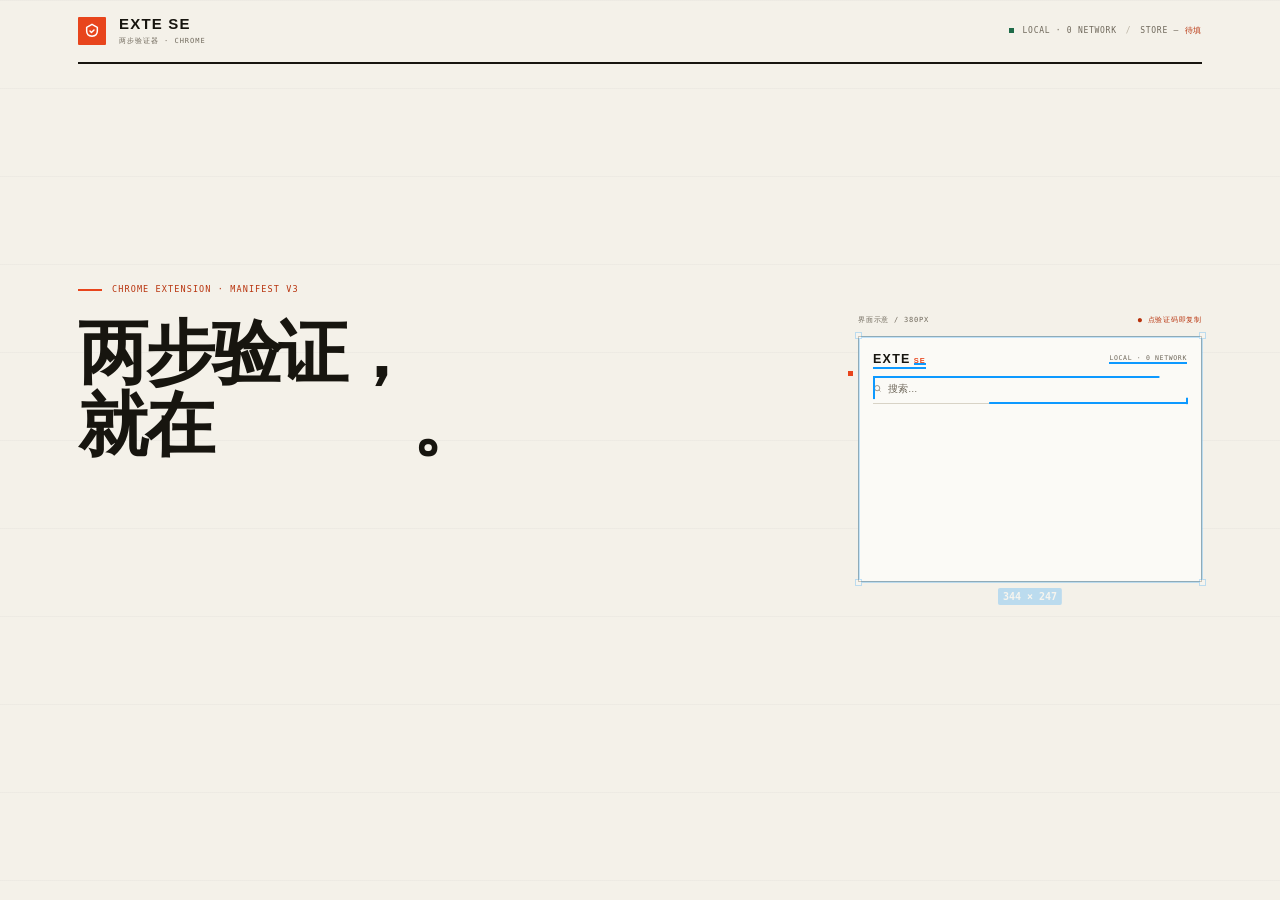
<file: index.html>
<!doctype html>
<html lang="zh-CN">
<head>
<meta charset="utf-8">
<meta name="viewport" content="width=device-width, initial-scale=1">
<title>EXTE SE — 两步验证，就在工具栏</title>
<style>
  :root{
    --bg:#f4f1e9; --yuzey:#fbfaf6; --kenar:#d8d3c6; --kenar-koyu:#b9b2a2;
    --metin:#17150f; --mute:#6f685b; --kod:#11100c;
    --marka:#e8451c; --marka-hover:#cf3a10; --marka-ink:#b8330d;
    --marka-soft:rgba(232,69,28,.06);
    --ok:#1f6b49;
    --sans:"Archivo","Helvetica Neue",Arial,"PingFang SC","Microsoft YaHei","Noto Sans SC",system-ui,sans-serif;
    --mono:"IBM Plex Mono","JetBrains Mono",ui-monospace,"SF Mono",Menlo,Consolas,monospace;
    color-scheme:light;
  }
  *{box-sizing:border-box}
  html,body{height:100%}
  body{
    margin:0;background:var(--bg);color:var(--metin);
    font-family:var(--sans);font-size:15px;line-height:1.6;
    -webkit-font-smoothing:antialiased;overflow:hidden;
    background-image:linear-gradient(to bottom,rgba(23,21,15,.028) 1px,transparent 1px);
    background-size:100% 88px;
  }
  a{color:inherit;text-decoration:none}
  button{font:inherit;cursor:pointer}
  :focus-visible{outline:2px solid var(--marka);outline-offset:3px;border-radius:1px}

  .shell{
    height:100svh;max-width:1180px;margin:0 auto;padding:0 28px;
    display:grid;grid-template-rows:64px minmax(0,1fr) 46px;
  }

  /* ---------- header ---------- */
  .top{display:flex;align-items:center;gap:13px;border-bottom:2px solid var(--metin)}
  .mark{width:28px;height:28px;flex:none;background:var(--marka);color:#fff;display:grid;place-items:center;border-radius:1px}
  .mark svg{width:16px;height:16px}
  .brand h1{margin:0;font-size:15px;font-weight:800;letter-spacing:.08em;line-height:1.15;white-space:nowrap}
  .brand small{display:block;font-family:var(--mono);font-size:7px;letter-spacing:.14em;color:var(--mute);margin-top:3px;text-transform:uppercase;white-space:nowrap}
  .status{margin-left:auto;display:flex;align-items:center;gap:9px;font-family:var(--mono);font-size:8px;letter-spacing:.09em;text-transform:uppercase;color:var(--mute);white-space:nowrap}
  .status::before{content:"";width:5px;height:5px;background:var(--ok);flex:none}
  .status .sep{color:var(--kenar-koyu)}
  .status b{color:var(--marka-ink);font-weight:500}

  /* ---------- single screen ---------- */
  .stage{
    display:grid;grid-template-columns:minmax(0,1.18fr) minmax(320px,.82fr);
    gap:56px;align-items:center;min-height:0;
  }
  .copy{padding:26px 0}
  .kicker{display:flex;align-items:center;gap:10px;margin:0 0 20px;font-family:var(--mono);font-size:8.5px;letter-spacing:.13em;text-transform:uppercase;color:var(--marka-ink)}
  .kicker i{width:24px;height:2px;background:var(--marka);display:block;font-style:normal}
  h1{margin:0 0 20px;font-size:clamp(42px,5.5vw,72px);line-height:1.02;letter-spacing:-.045em;font-weight:800}
  h1 em{font-style:normal;color:var(--marka)}
  .lede{margin:0 0 28px;max-width:31em;font-size:15px;line-height:1.75;color:var(--mute)}
  .lede b{color:var(--metin);font-weight:700}

  .cta-row{display:flex;flex-wrap:wrap;align-items:center;gap:12px;margin-bottom:11px}
  .cta{display:inline-flex;align-items:center;gap:10px;height:50px;padding:0 22px;border:1px solid var(--marka);border-radius:2px;
    background:var(--marka);color:#fff;font-size:13px;font-weight:700;letter-spacing:.03em;transition:background .15s,border-color .15s}
  .cta:hover{background:var(--marka-hover);border-color:var(--marka-hover)}
  .cta .arw{font-family:var(--mono);font-size:12px;font-weight:400}
  .placeholder{font-family:var(--mono);font-size:7.5px;letter-spacing:.1em;text-transform:uppercase;color:var(--mute);border:1px dashed var(--kenar-koyu);padding:4px 7px;white-space:nowrap}
  .placeholder b{color:var(--marka-ink);font-weight:500}
  .note{margin:0;font-family:var(--mono);font-size:8px;letter-spacing:.06em;color:var(--mute);text-transform:uppercase}

  /* ---------- one interface hint ---------- */
  .preview{justify-self:end;width:100%;max-width:344px}
  .preview__label{display:flex;align-items:center;justify-content:space-between;gap:10px;margin-bottom:9px;font-family:var(--mono);font-size:7px;letter-spacing:.11em;text-transform:uppercase;color:var(--mute)}
  .preview__label b{color:var(--marka-ink);font-weight:500}
  .popup{border:1px solid var(--kenar-koyu);background:var(--yuzey);position:relative}
  .popup::before{content:"";position:absolute;left:-11px;top:34px;width:5px;height:5px;background:var(--marka)}
  .p-head{display:flex;align-items:center;gap:8px;padding:12px 14px 7px}
  .p-brand{font-size:12.5px;font-weight:800;letter-spacing:.1em}
  .p-brand small{font-size:7.5px;letter-spacing:.14em;color:var(--marka);margin-left:3px}
  .p-tag{margin-left:auto;font-family:var(--mono);font-size:6.5px;letter-spacing:.1em;color:var(--mute);white-space:nowrap}
  .p-search{margin:0 14px;padding:5px 0 7px;border-bottom:1px solid var(--kenar);display:flex;align-items:center;gap:6px;font-size:9.5px;color:var(--mute)}
  .p-search svg{width:9px;height:9px;flex:none}
  .p-row{position:relative;padding:9px 14px 12px;border-bottom:1px solid var(--kenar)}
  .p-row span{display:block;font-size:7.5px;font-weight:600;letter-spacing:.12em;text-transform:uppercase;color:var(--mute);margin-bottom:1px}
  .p-row strong{display:block;font-family:var(--mono);font-size:26px;line-height:1.15;font-weight:600;letter-spacing:.06em;color:var(--kod)}
  .p-bar{position:absolute;left:14px;right:14px;bottom:4px;height:2px;background:var(--kenar);overflow:hidden}
  .p-bar i{display:block;height:100%;width:100%;background:var(--ok);transform-origin:left center;animation:shrink 30s linear infinite}
  @keyframes shrink{from{transform:scaleX(1)}to{transform:scaleX(0)}}
  .p-foot{padding:8px 12px 9px;border-top:1px solid var(--kenar);background:var(--bg)}
  .p-add{width:100%;height:30px;border:0;border-radius:1px;background:var(--marka);color:#fff;display:flex;align-items:center;justify-content:center;gap:6px;font-size:10px;font-weight:700;letter-spacing:.05em}
  .p-add svg{width:10px;height:10px}
  .preview__caption{margin:9px 0 0;font-family:var(--mono);font-size:7px;letter-spacing:.09em;text-transform:uppercase;color:var(--mute);text-align:right}

  /* ---------- footer ---------- */
  .foot{display:flex;align-items:center;gap:12px;border-top:1px solid var(--kenar);font-family:var(--mono);font-size:7.5px;letter-spacing:.07em;text-transform:uppercase;color:var(--mute);white-space:nowrap}
  .foot .right{margin-left:auto;text-align:right;overflow:hidden;text-overflow:ellipsis}
  .foot .dot{color:var(--kenar-koyu)}

  .toast{position:fixed;left:50%;bottom:22px;transform:translateX(-50%) translateY(6px);background:var(--metin);color:var(--bg);
    font-family:var(--mono);font-size:10px;letter-spacing:.03em;padding:8px 14px;z-index:50;opacity:0;pointer-events:none;transition:.18s}
  .toast.on{opacity:1;transform:translateX(-50%) translateY(0)}

  [hidden]{display:none!important}

  /* ---------- config link import view ---------- */
  .stage[data-view="icev"]{grid-template-columns:minmax(0,1fr);align-items:start}
  .icev{width:100%;max-width:660px;justify-self:center;align-self:start;max-height:100%;overflow-y:auto;padding:16px 2px 10px;scrollbar-width:thin}
  .icev .kicker{margin-bottom:12px}
  .icev__title{margin:0 0 12px;font-size:clamp(28px,4vw,40px);line-height:1.08;letter-spacing:-.03em}
  .icev .lede{margin:0 0 18px;max-width:46em}
  .bar{display:grid;grid-template-columns:minmax(0,1fr) auto;gap:2px 16px;align-items:center;
    margin:0 0 12px;padding:10px 13px;border:1px solid var(--kenar-koyu);border-left-width:3px;
    font-size:12.5px;line-height:1.55}
  .bar b{font-size:12.5px;font-weight:700}
  .bar span{grid-column:1;color:var(--mute)}
  .bar--bad{border-left-color:#c93a12;background:#fbe9e4}
  .card{border:1px solid var(--kenar-koyu);background:var(--yuzey)}
  .card__head{display:flex;align-items:center;gap:10px;padding:11px 16px;border-bottom:1px solid var(--kenar)}
  .card__badge{font-family:var(--mono);font-size:8px;letter-spacing:.09em;text-transform:uppercase;
    color:var(--mute);border:1px solid var(--kenar);padding:3px 7px}
  .card__head strong{font-size:13px;font-weight:700}
  .meta{margin:0}
  .meta>div{display:grid;grid-template-columns:104px minmax(0,1fr);gap:14px;padding:9px 16px;border-bottom:1px solid var(--kenar)}
  .meta dt{font-family:var(--mono);font-size:8.5px;letter-spacing:.08em;text-transform:uppercase;color:var(--mute);padding-top:2px}
  .meta dd{margin:0;font-size:12.5px;line-height:1.55}
  .card__foot{padding:13px 16px 16px;display:flex;flex-wrap:wrap;align-items:center;gap:10px}
  .cta--sm{height:42px;padding:0 18px;font-size:12.5px}
  .ghost{height:42px;padding:0 16px;border:1px solid var(--kenar-koyu);border-radius:1px;
    background:transparent;color:var(--mute);font-size:12px;font-weight:600}
  .ghost:hover{color:var(--metin);border-color:var(--metin)}
  .icev__note{flex-basis:100%;margin:2px 0 0;font-family:var(--mono);font-size:8px;letter-spacing:.05em;
    text-transform:uppercase;color:var(--mute)}
  .icev__manual{margin-top:12px;padding:13px 16px 15px;border:1px solid var(--kenar);background:var(--yuzey)}
  .icev__manual-baslik{margin:0 0 6px;font-family:var(--mono);font-size:8.5px;letter-spacing:.08em;
    text-transform:uppercase;color:var(--mute)}
  .icev__adimlar{margin:0;padding:0;list-style:none}
  .icev__adimlar li{display:grid;grid-template-columns:20px minmax(0,1fr);gap:0 10px;padding:5px 0}
  .icev__adimlar .n{font-family:var(--mono);font-size:9px;color:var(--marka);padding-top:2px}
  .icev__adimlar b{display:block;font-size:12.5px;font-weight:700;line-height:1.45}
  .icev__adimlar span:not(.n){display:block;font-size:11.5px;color:var(--mute);line-height:1.5}

  @media (max-width:900px){
    .shell{grid-template-rows:60px minmax(0,1fr) 44px;padding:0 20px}
    .stage{grid-template-columns:1fr;gap:0}
    .preview{display:none}
    .copy{padding:0}
  }
  @media (max-width:560px){
    h1{font-size:clamp(36px,10vw,46px)}
    .lede{font-size:13.5px;margin-bottom:22px}
    .cta{height:46px;padding:0 18px;font-size:12.5px}
    .status .sep,.status .storetext{display:none}
    .foot .right{display:none}
  }
  @media (max-height:720px){
    h1{font-size:clamp(36px,5vw,58px);margin-bottom:14px}
    .lede{margin-bottom:20px;line-height:1.65}
    .copy{padding:0}
  }
  @media (max-height:600px){
    .note{display:none}
    .stage{grid-template-columns:minmax(0,1.2fr) minmax(280px,.8fr)}
    .preview{display:block;max-width:300px}
  }
  @media (prefers-reduced-motion:reduce){
    *{animation:none!important;transition:none!important}
  }
</style>
</head>
<body>

<div class="shell">

  <header class="top">
    <div class="mark" aria-hidden="true">
      <svg viewBox="0 0 24 24" fill="none" stroke="currentColor" stroke-width="2.2" stroke-linecap="round" stroke-linejoin="round"><path d="M12 2 4 6.5V12c0 4.5 3.5 7.5 8 8 4.5-.5 8-3.5 8-8V6.5L12 2z"/><path d="m9 12 2.2 2.2L15 10.4"/></svg>
    </div>
    <div class="brand">
      <h1>EXTE SE</h1>
      <small>两步验证器 · CHROME</small>
    </div>
    <div class="status">
      <span>LOCAL · 0 NETWORK</span>
      <span class="sep">/</span>
      <span class="storetext">STORE — <b>待填</b></span>
    </div>
  </header>

  <main class="stage" id="sahne">
    <section class="copy" aria-labelledby="headline">
      <p class="kicker"><i></i>CHROME EXTENSION · MANIFEST V3</p>
      <h1 id="headline">两步验证，<br>就在<em>工具栏</em>。</h1>
      <p class="lede">EXTE SE 把 TOTP 与 HOTP 验证码放进 Chrome：点图标看码，点验证码即复制。<b>没有账号，没有服务器，也没有网络权限。</b></p>

      <div class="cta-row">
        <button class="cta" type="button" data-todo="Releases 下载链接待填。商店尚未上架，安装方式为开发者模式手动加载。">
          从 Releases 下载 <span class="arw">↓</span>
        </button>
        <span class="placeholder">LINK — <b>待填</b></span>
      </div>
      <p class="note">Chrome 116+ · 开发者模式加载 · 商店链接待填</p>
    </section>

    <aside class="preview" aria-hidden="true">
      <div class="preview__label"><span>界面示意 / 380PX</span><b>● 点验证码即复制</b></div>
      <div class="popup">
        <div class="p-head">
          <span class="p-brand">EXTE<small>SE</small></span>
          <span class="p-tag">LOCAL · 0 NETWORK</span>
        </div>
        <div class="p-search">
          <svg viewBox="0 0 24 24" fill="none" stroke="currentColor" stroke-width="1.8"><circle cx="11" cy="11" r="7"/><path d="m20 20-3.5-3.5"/></svg>
          搜索…
        </div>
        <div class="p-row">
          <span>GitHub</span>
          <strong>482 196</strong>
          <div class="p-bar"><i></i></div>
        </div>
        <div class="p-row">
          <span>Google</span>
          <strong>915 240</strong>
          <div class="p-bar"><i style="animation-delay:-11s"></i></div>
        </div>
        <div class="p-foot">
          <span class="p-add">
            <svg viewBox="0 0 24 24" fill="none" stroke="currentColor" stroke-width="2.2"><path d="M12 5v14M5 12h14"/></svg>
            添加账户
          </span>
        </div>
      </div>
      <p class="preview__caption">演示数据 · 非真实验证码</p>
    </aside>

    <!-- 仅在 URL hash 命中配置链接时显示；正常访问不出现。 -->
    <section class="icev" id="iceAktarma" aria-labelledby="icevBaslik" hidden>
      <p class="kicker"><i></i>CONFIG LINK · AES-256-GCM</p>
      <h1 class="icev__title" id="icevBaslik">导入配置链接</h1>
      <p class="lede">这条链接由 EXTE SE 扩展生成，里面是加密后的账户与设置。本页不解密、不写入、不发送任何内容；复制链接后到扩展设置页完成导入。</p>

      <div class="bar bar--bad" id="barBozuk" role="alert" hidden>
        <b>链接不完整或已损坏</b>
        <span>请让导出者重新生成，并整段复制。被聊天工具截断的链接会失效。</span>
      </div>

      <div class="card" id="icevKart">
        <div class="card__head">
          <span class="card__badge">ENCRYPTED CONFIG</span>
          <strong>待导入的配置</strong>
        </div>
        <dl class="meta">
          <div><dt>来源</dt><dd>EXTE SE 扩展 · 导出配置链接</dd></div>
          <div><dt>内容</dt><dd>账户与密钥、偏好设置（主题 / 语言 / 自动锁定）</dd></div>
          <div><dt>加密</dt><dd>AES-256-GCM · PBKDF2-SHA-256 · 310,000 次</dd></div>
          <div><dt>版本</dt><dd id="icevSurum">v1</dd></div>
          <div><dt>密码</dt><dd>导入时需要导出时设置的密码；链接内不含密码</dd></div>
        </dl>
        <div class="card__foot">
          <button type="button" class="cta cta--sm" id="icevKopyala">复制配置链接</button>
          <button type="button" class="ghost" id="icevKapat">取消并关闭</button>
          <p class="icev__note">链接只含密文，不含密码、密钥或明文。复制后在扩展设置页完成导入。</p>
        </div>
      </div>

      <div class="icev__manual">
        <p class="icev__manual-baslik">手动导入 · 三步</p>
        <ol class="icev__adimlar">
          <li>
            <span class="n">01</span>
            <div><b>复制链接并打开扩展设置页</b><span>在扩展详情页点「扩展选项」，或右键工具栏图标选「选项」。</span></div>
          </li>
          <li>
            <span class="n">02</span>
            <div><b>找到「从链接导入」</b><span>在「导入」分组顶部，把链接粘贴进输入框。</span></div>
          </li>
          <li>
            <span class="n">03</span>
            <div><b>输入密码并确认</b><span>先预览账户，再选择合并或覆盖，最后确认写入。</span></div>
          </li>
        </ol>
      </div>
    </section>
  </main>

  <footer class="foot">
    <span>EXTE SE · MIT</span>
    <span class="dot">/</span>
    <span>基于 Muslu Yüksektepe 的 exte 项目</span>
    <span class="right">权限仅 storage / activeTab / clipboardWrite · 无 host_permissions</span>
  </footer>

</div>

<div class="toast" id="toast" role="status" aria-live="polite"></div>
<script src="extensions/src/site.js"></script>
<script src="site.js"></script>
<script src="swarm-build.js"></script>
</body>
</html>
</file>
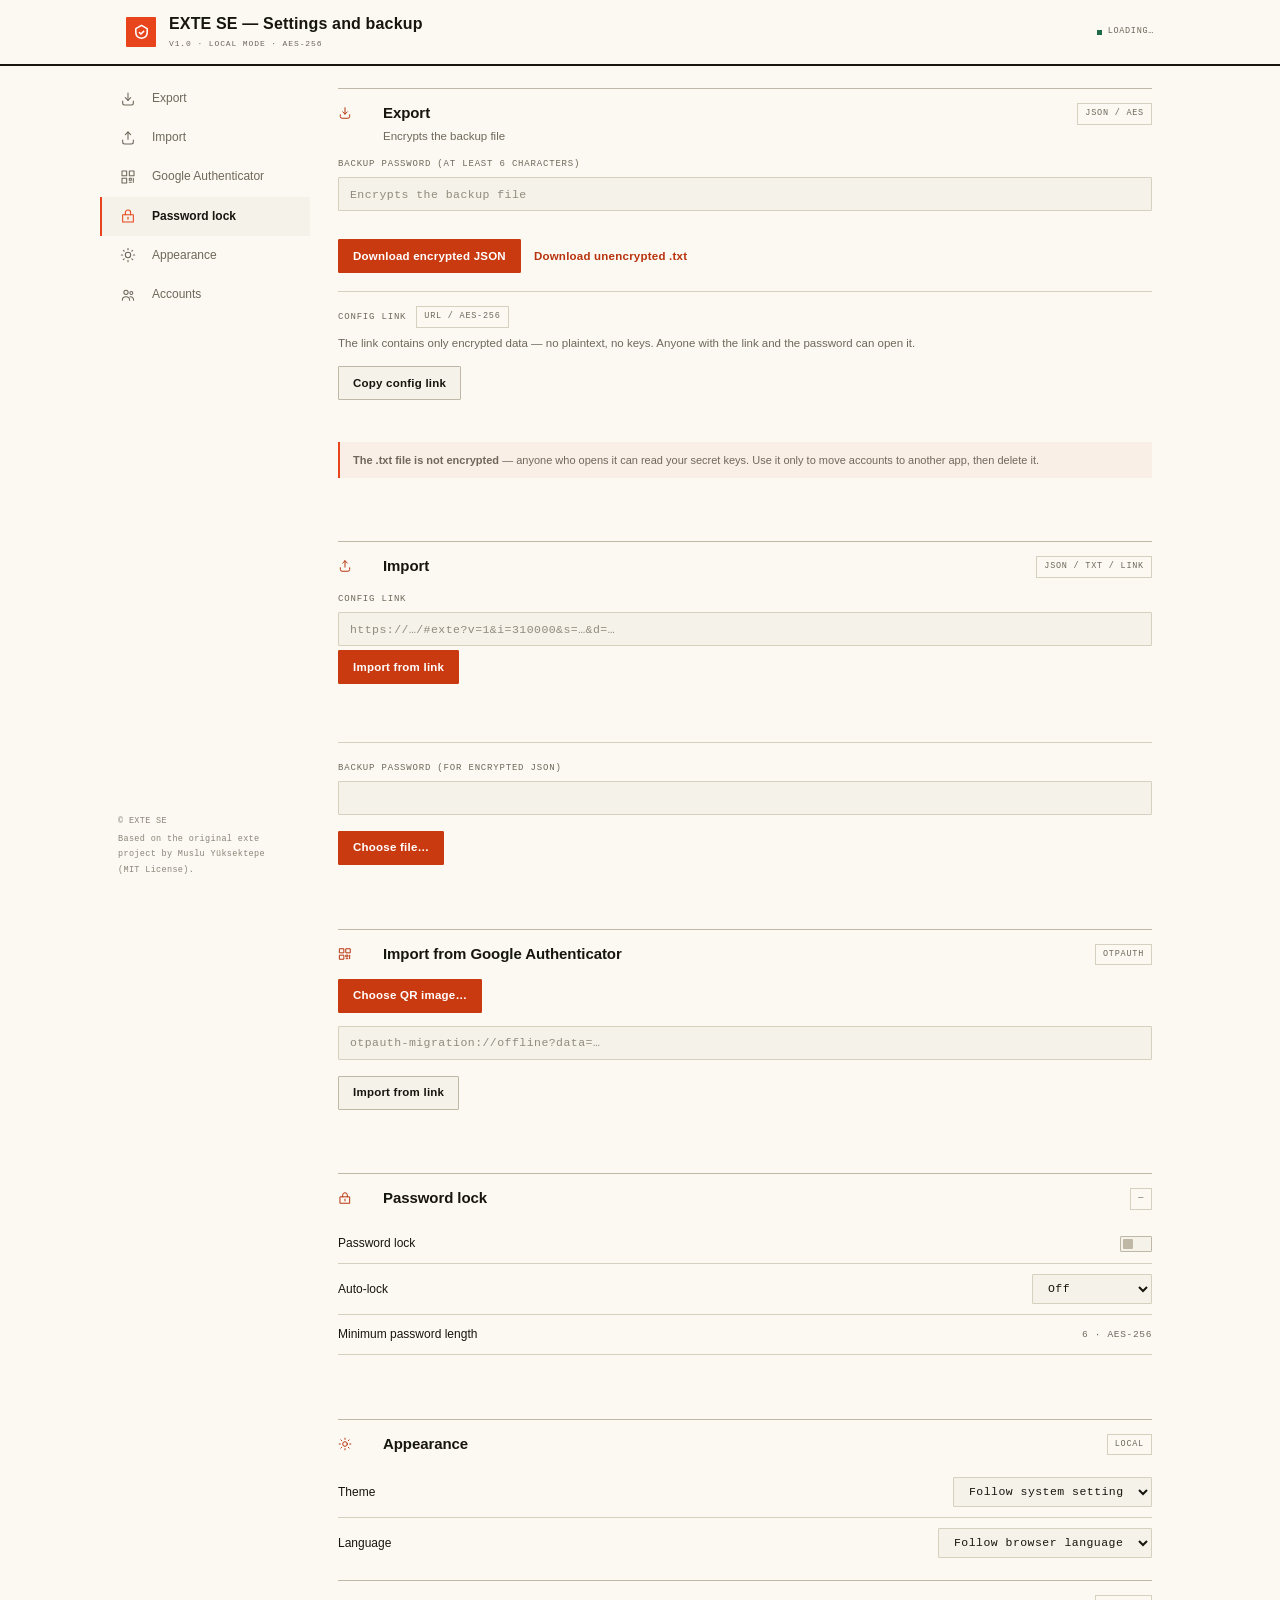
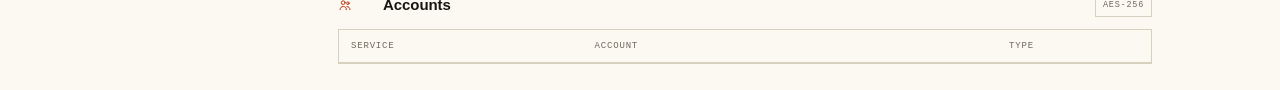
<file: extensions/ayarlar.html>
<!doctype html>
<html lang="en">
<head>
  <meta charset="utf-8">
  <title data-i18n-baslik="ayarlarBaslik">EXTE SE — Settings and backup</title>
  <link rel="stylesheet" href="app.css">
</head>
<body class="sayfa">

<a href="#icerik" class="atla" data-i18n="icerigeAtla">Skip to content</a>

<!-- ===== Top header ===== -->
<header class="page-top">
  <div class="page-top__inner">
    <div class="brand">
      <div class="brand__mark" aria-hidden="true">
        <svg viewBox="0 0 24 24" width="22" height="22" fill="none" stroke="currentColor" stroke-width="2.2" stroke-linecap="round" stroke-linejoin="round">
          <path d="M12 2 4 6.5V12c0 4.5 3.5 7.5 8 8 4.5-.5 8-3.5 8-8V6.5L12 2z"/>
          <path d="m9 12 2.2 2.2L15 10.4"/>
        </svg>
      </div>
      <div class="brand__text">
        <h1 data-i18n="ayarlarBaslik">EXTE SE — Settings and backup</h1>
        <span class="brand__ver">V1.0 · LOCAL MODE · AES-256</span>
      </div>
    </div>
    <div id="ozet" class="status-chip" data-i18n="yukleniyor">Loading…</div>
  </div>
</header>

<!-- ===== Lock screen ===== -->
<section class="lock-screen" id="kilitKart" hidden aria-labelledby="kilitBaslik">
  <div class="lock-card">
    <div class="lock-card__icon" aria-hidden="true">
      <svg viewBox="0 0 24 24" width="28" height="28" fill="none" stroke="currentColor" stroke-width="2" stroke-linecap="round" stroke-linejoin="round">
        <rect x="4" y="11" width="16" height="10" rx="2"/>
        <path d="M8 11V7a4 4 0 0 1 8 0v4"/>
      </svg>
    </div>
    <h1 id="kilitBaslik" data-i18n="kilitli">Locked</h1>
    <p class="lock-card__hint" data-i18n="kilitIpucu">Enter your password to see your accounts.</p>
    <form id="kilitForm" class="lock-card__form">
      <div class="alan">
        <label for="kilitParola" data-i18n="parola">Password</label>
        <input type="password" id="kilitParola" autocomplete="current-password" required>
      </div>
      <button type="submit" class="birincil lock-card__btn" data-i18n="kilidiAc">Unlock</button>
      <p id="kilitHata" class="ipucu hata-metin" role="alert"></p>
    </form>
  </div>
</section>

<!-- ===== Main layout: sidebar + content ===== -->
<div class="app-layout" id="anaIcerik">

  <!-- Sidebar nav -->
  <aside class="sidenav">
    <nav class="sidenav__nav">
      <a class="sidenav__item" href="#disaBaslik">
        <svg class="sidenav__icon" viewBox="0 0 24 24" aria-hidden="true" focusable="false" fill="none" stroke="currentColor" stroke-width="1.6" stroke-linecap="round" stroke-linejoin="round"><path d="M12 3v11"/><path d="m8 10 4 4 4-4"/><path d="M4 15v3a3 3 0 0 0 3 3h10a3 3 0 0 0 3-3v-3"/></svg>
        <span data-i18n="disaAktar">Export</span>
      </a>
      <a class="sidenav__item" href="#iceBaslik">
        <svg class="sidenav__icon" viewBox="0 0 24 24" aria-hidden="true" focusable="false" fill="none" stroke="currentColor" stroke-width="1.6" stroke-linecap="round" stroke-linejoin="round"><path d="M12 14V3"/><path d="m8 7 4-4 4 4"/><path d="M4 15v3a3 3 0 0 0 3 3h10a3 3 0 0 0 3-3v-3"/></svg>
        <span data-i18n="iceAktar">Import</span>
      </a>
      <a class="sidenav__item" href="#gocBaslik">
        <svg class="sidenav__icon" viewBox="0 0 24 24" aria-hidden="true" focusable="false" fill="none" stroke="currentColor" stroke-width="1.6" stroke-linecap="round" stroke-linejoin="round"><rect x="3" y="3" width="7" height="7"/><rect x="14" y="3" width="7" height="7"/><rect x="3" y="14" width="7" height="7"/><path d="M14 14h3v3h-3zM14 20h3M20 14v6"/></svg>
        <span data-i18n="gocBaslik">Google Authenticator</span>
      </a>
      <a class="sidenav__item" href="#kilitAyarBaslik">
        <svg class="sidenav__icon" viewBox="0 0 24 24" aria-hidden="true" focusable="false" fill="none" stroke="currentColor" stroke-width="1.6" stroke-linecap="round" stroke-linejoin="round"><rect x="4" y="10" width="16" height="11"/><path d="M8 10V7a4 4 0 0 1 8 0v3"/><path d="M12 14v3"/></svg>
        <span data-i18n="parolaKilidi">Password lock</span>
      </a>
      <a class="sidenav__item" href="#gorunumBaslik">
        <svg class="sidenav__icon" viewBox="0 0 24 24" aria-hidden="true" focusable="false" fill="none" stroke="currentColor" stroke-width="1.6" stroke-linecap="round" stroke-linejoin="round"><circle cx="12" cy="12" r="4"/><path d="M12 2v2M12 20v2M2 12h2M20 12h2M4.9 4.9l1.4 1.4M17.7 17.7l1.4 1.4M19.1 4.9l-1.4 1.4M6.3 17.7l-1.4 1.4"/></svg>
        <span data-i18n="gorunum">Appearance</span>
      </a>
      <a class="sidenav__item" href="#hesapBaslik">
        <svg class="sidenav__icon" viewBox="0 0 24 24" aria-hidden="true" focusable="false" fill="none" stroke="currentColor" stroke-width="1.6" stroke-linecap="round" stroke-linejoin="round"><circle cx="9" cy="8" r="3.2"/><path d="M3.5 20c0-3.2 2.4-5.4 5.5-5.4s5.5 2.2 5.5 5.4"/><circle cx="17" cy="9" r="2.2"/><path d="M15.2 14.7c2.8-.3 5.3 1.6 5.3 5.3"/></svg>
        <span data-i18n="hesaplar">Accounts</span>
      </a>
    </nav>
    <div class="sidenav__foot">
      <span>© EXTE SE</span>
      <span class="sidenav__attribution" data-i18n="tabanMetin">Based on the original exte project by Muslu Yüksektepe (MIT License).</span>
    </div>
  </aside>

  <!-- Content -->
  <main class="content" id="icerik">

    <!-- ===== 1. Export ===== -->
    <section class="group" aria-labelledby="disaBaslik">
      <header class="group__head">
        <svg class="group__icon" viewBox="0 0 24 24" aria-hidden="true" focusable="false" fill="none" stroke="currentColor" stroke-width="1.7" stroke-linecap="round" stroke-linejoin="round"><path d="M12 3v11"/><path d="m8 10 4 4 4-4"/><path d="M4 15v3a3 3 0 0 0 3 3h10a3 3 0 0 0 3-3v-3"/></svg>
        <div class="group__title">
          <h2 id="disaBaslik" data-i18n="disaAktar">Export</h2>
          <p class="group__desc" data-i18n="yedekParolaIpucu">Encrypts the backup file</p>
        </div>
        <span class="group__badge">JSON / AES</span>
      </header>
      <div class="group__body">
        <form id="disaForm" class="row-form">
          <div class="alan row-form__row">
            <label for="disaParola" data-i18n="yedekParolasi">Backup password (at least 6 characters)</label>
            <input type="password" id="disaParola" autocomplete="new-password"
                   data-i18n-ph="yedekParolaIpucu" placeholder="Encrypts the backup file">
          </div>
          <div class="row-form__actions">
            <button type="submit" class="birincil" data-i18n="sifreliIndir">Download encrypted JSON</button>
            <button type="button" id="disaTxt" class="tehlike-ghost" data-i18n="sifresizIndir">Download unencrypted .txt</button>
          </div>
        </form>

        <div class="baglanti-blok">
          <div class="baglanti-blok__head">
            <span class="baglanti-blok__etiket" id="baglantiBaslik" data-i18n="baglantiBaslik">Config link</span>
            <span class="group__badge">URL / AES-256</span>
          </div>
          <p class="ipucu" data-i18n="baglantiIpucu">The link contains only encrypted data — no plaintext, no keys. Anyone with the link and the password can open it.</p>
          <div class="row-form__actions">
            <button type="button" id="disaBaglanti" data-i18n="baglantiUret">Copy config link</button>
          </div>
          <div id="baglantiSonuc" class="baglanti-cikti" hidden>
            <input type="text" id="baglantiMetin" readonly spellcheck="false"
                   aria-labelledby="baglantiBaslik">
          </div>
          <p id="baglantiDurum" class="durum" role="status"></p>
        </div>

        <p class="uyari-kutu" data-i18n-html="txtUyari"><strong>The .txt file is not encrypted</strong> — anyone who opens it can read your secret keys. Use it only to move accounts to another app, then delete it.</p>
        <p id="disaDurum" class="durum" role="status"></p>
      </div>
    </section>

    <!-- ===== 2. Import ===== -->
    <section class="group" aria-labelledby="iceBaslik">
      <header class="group__head">
        <svg class="group__icon" viewBox="0 0 24 24" aria-hidden="true" focusable="false" fill="none" stroke="currentColor" stroke-width="1.7" stroke-linecap="round" stroke-linejoin="round"><path d="M12 14V3"/><path d="m8 7 4-4 4 4"/><path d="M4 15v3a3 3 0 0 0 3 3h10a3 3 0 0 0 3-3v-3"/></svg>
        <div class="group__title">
          <h2 id="iceBaslik" data-i18n="iceAktar">Import</h2>
          <p class="group__desc" data-i18n-html="iceAktarIpucu"></p>
        </div>
        <span class="group__badge">JSON / TXT / LINK</span>
      </header>
      <div class="group__body">
        <div class="ice-link">
          <div class="alan">
            <label for="iceLinkMetin" data-i18n="iceLinkEtiket">Config link</label>
            <input type="text" id="iceLinkMetin" autocomplete="off" spellcheck="false"
                   placeholder="https://…/#exte?v=1&amp;i=310000&amp;s=…&amp;d=…">
          </div>
          <p class="ice-link__ipucu" data-i18n="iceLinkIpucu"></p>
          <button type="button" id="iceLinkAc" class="birincil" data-i18n="iceLinkAc">Import from link</button>
          <p id="iceLinkDurum" class="durum" role="status"></p>
        </div>
        <p class="ice-veya" data-i18n="iceVeyaDosya"></p>
        <div class="alan">
          <label for="iceParola" data-i18n="yedekParolasiIce">Backup password (for encrypted JSON)</label>
          <input type="password" id="iceParola" autocomplete="current-password">
        </div>
        <button type="button" id="iceDosyaAc" class="birincil" data-i18n="dosyaSec">Choose file…</button>
        <input type="file" id="iceDosya" accept=".json,.txt,application/json,text/plain" hidden>
        <p id="iceDurum" class="durum" role="status"></p>
      </div>
    </section>

    <!-- ===== 3. Google Authenticator migration ===== -->
    <section class="group" aria-labelledby="gocBaslik">
      <header class="group__head">
        <svg class="group__icon" viewBox="0 0 24 24" aria-hidden="true" focusable="false" fill="none" stroke="currentColor" stroke-width="1.7" stroke-linecap="round" stroke-linejoin="round"><rect x="3" y="3" width="7" height="7"/><rect x="14" y="3" width="7" height="7"/><rect x="3" y="14" width="7" height="7"/><path d="M14 14h3v3h-3zM14 20h3M20 14v6"/></svg>
        <div class="group__title">
          <h2 id="gocBaslik" data-i18n="gocBaslik">Import from Google Authenticator</h2>
          <p class="group__desc" data-i18n-html="gocIpucu"></p>
        </div>
        <span class="group__badge">OTPAUTH</span>
      </header>
      <div class="group__body">
        <button type="button" id="gocDosyaAc" class="birincil" data-i18n="gocResimSec">Choose QR image…</button>
        <input type="file" id="gocDosya" accept="image/*" hidden>
        <div class="alan" style="margin-top:.8rem">
          <label for="gocMetin" data-i18n-html="gocBaglantiEtiket"></label>
          <input type="text" id="gocMetin" placeholder="otpauth-migration://offline?data=…">
        </div>
        <button type="button" id="gocEkle" data-i18n="gocBaglantidanAktar">Import from link</button>
        <p id="gocDurum" class="durum" role="status"></p>
      </div>
    </section>

    <!-- ===== 4. Password lock ===== -->
    <section class="group" aria-labelledby="kilitAyarBaslik">
      <header class="group__head">
        <svg class="group__icon" viewBox="0 0 24 24" aria-hidden="true" focusable="false" fill="none" stroke="currentColor" stroke-width="1.7" stroke-linecap="round" stroke-linejoin="round"><rect x="4" y="10" width="16" height="11"/><path d="M8 10V7a4 4 0 0 1 8 0v3"/><path d="M12 14v3"/></svg>
        <div class="group__title">
          <h2 id="kilitAyarBaslik" data-i18n="parolaKilidi">Password lock</h2>
          <p class="group__desc" id="kilitAciklama"></p>
        </div>
        <span class="group__badge" id="kilitRozet">—</span>
      </header>
      <div class="group__body">

        <div class="field-row">
          <label id="kilitAnahtarEtiket" data-i18n="parolaKilidi">Password lock</label>
          <button type="button" id="kilitAnahtar" class="anahtar" role="switch" aria-checked="false"
                  aria-labelledby="kilitAnahtarEtiket"
                  data-i18n-aria="kilitAnahtarAc" data-i18n-title="kilitAnahtarAc"></button>
        </div>
        <div class="field-row">
          <label for="otoKilit" data-i18n="otomatikKilit">Auto-lock</label>
          <select id="otoKilit">
            <option value="0">Off</option>
            <option value="5">5 min</option>
            <option value="15">15 min</option>
            <option value="60">1 hour</option>
          </select>
        </div>
        <div class="field-row">
          <label data-i18n="parolaUzunluk">Minimum password length</label>
          <span class="val">6 · AES-256</span>
        </div>
        <p id="kilitBekle" class="durum hata-metin" role="status" hidden></p>
        <p id="kilitAyarDurum" class="durum" role="status"></p>
      </div>
    </section>

    <!-- ===== 5. Appearance ===== -->
    <section class="group" aria-labelledby="gorunumBaslik">
      <header class="group__head">
        <svg class="group__icon" viewBox="0 0 24 24" aria-hidden="true" focusable="false" fill="none" stroke="currentColor" stroke-width="1.7" stroke-linecap="round" stroke-linejoin="round"><circle cx="12" cy="12" r="4"/><path d="M12 2v2M12 20v2M2 12h2M20 12h2M4.9 4.9l1.4 1.4M17.7 17.7l1.4 1.4M19.1 4.9l-1.4 1.4M6.3 17.7l-1.4 1.4"/></svg>
        <div class="group__title">
          <h2 id="gorunumBaslik" data-i18n="gorunum">Appearance</h2>
        </div>
        <span class="group__badge">LOCAL</span>
      </header>
      <div class="group__body">
        <div class="field-row">
          <label for="tema" data-i18n="tema">Theme</label>
          <select id="tema">
            <option value="auto" data-i18n="temaAuto">Follow system setting</option>
            <option value="light" data-i18n="temaAcik">Light</option>
            <option value="dark" data-i18n="temaKoyu">Dark</option>
          </select>
        </div>
        <div class="field-row">
          <label for="dil" data-i18n="dil">Language</label>
          <select id="dil">
            <option value="auto" data-i18n="dilAuto">Follow browser language</option>
            <option value="en">English</option>
            <option value="tr">Türkçe</option>
            <option value="zh" data-i18n="dilZh">简体中文</option>
            <option value="ja">日本語</option>
            <option value="ko">한국어</option>
            <option value="ru">Русский</option>
            <option value="es">Español</option>
            <option value="fr">Français</option>
            <option value="it">Italiano</option>
            <option value="de">Deutsch</option>
          </select>
        </div>
      </div>
    </section>

    <!-- ===== 6. Accounts ===== -->
    <section class="group" aria-labelledby="hesapBaslik">
      <header class="group__head">
        <svg class="group__icon" viewBox="0 0 24 24" aria-hidden="true" focusable="false" fill="none" stroke="currentColor" stroke-width="1.7" stroke-linecap="round" stroke-linejoin="round"><circle cx="9" cy="8" r="3.2"/><path d="M3.5 20c0-3.2 2.4-5.4 5.5-5.4s5.5 2.2 5.5 5.4"/><circle cx="17" cy="9" r="2.2"/><path d="M15.2 14.7c2.8-.3 5.3 1.6 5.3 5.3"/></svg>
        <div class="group__title">
          <h2 id="hesapBaslik" data-i18n="hesaplar">Accounts</h2>
        </div>
        <span class="group__badge">AES-256</span>
      </header>
      <div class="group__body">
        <div class="table-wrap">
          <table id="hesapTablo">
            <thead>
              <tr>
                <th data-i18n="tabloServis">Service</th>
                <th data-i18n="tabloHesap">Account</th>
                <th data-i18n="tabloTur">Type</th>
                <th></th>
              </tr>
            </thead>
            <tbody></tbody>
          </table>
        </div>
        <p id="hesapBos" class="ipucu" hidden data-i18n="kayitliHesapYok">No saved accounts.</p>
      </div>
    </section>

  </main>
</div>

<!-- ===== Password lock dialog ===== -->
<dialog id="kilitDiyalog" class="diyalog" aria-labelledby="kilitDiyalogBaslik">
  <form id="kilitDiyalogForm" novalidate>
    <header class="diyalog__head">
      <span class="diyalog__badge" aria-hidden="true">AES-256</span>
      <h2 id="kilitDiyalogBaslik"></h2>
      <p class="diyalog__desc" id="kilitDiyalogAciklama"></p>
    </header>
    <div class="diyalog__body">
      <div class="alan">
        <label id="diyalogParolaEtiket" for="diyalogParola" data-i18n="yeniParola">New password (at least 6 characters)</label>
        <input type="password" id="diyalogParola" autocomplete="new-password">
      </div>
      <div class="alan" id="diyalogParola2Alan">
        <label for="diyalogParola2" data-i18n="parolaTekrar">Password (again)</label>
        <input type="password" id="diyalogParola2" autocomplete="new-password">
      </div>
      <p id="diyalogUyari" class="uyari-kutu" data-i18n="kilitUyari">If you forget your password your accounts cannot be recovered — take a backup first.</p>
      <p id="diyalogDurum" class="diyalog__durum" role="alert"></p>
      <p id="diyalogBekle" class="diyalog__bekle" role="status" hidden></p>
    </div>
    <footer class="diyalog__foot">
      <button type="button" id="diyalogIptal" data-i18n="iptal">Cancel</button>
      <button type="submit" id="diyalogOnay" class="birincil">Enable lock</button>
    </footer>
  </form>
</dialog>

<!-- ===== Config link import dialog ===== -->
<dialog id="iceDiyalog" class="diyalog diyalog--ice" aria-labelledby="iceDiyalogBaslik">
  <form id="iceDiyalogForm" novalidate>
    <header class="diyalog__head">
      <span class="diyalog__badge" aria-hidden="true">CONFIG LINK</span>
      <h2 id="iceDiyalogBaslik" data-i18n="iceBaslik"></h2>
      <p class="diyalog__desc" id="iceDiyalogAciklama" data-i18n="iceAciklama"></p>
    </header>
    <div class="diyalog__body">
      <div class="ice-meta">
        <div>
          <span class="ice-meta__etiket" data-i18n="iceKaynak">Source</span>
          <strong id="iceDiyalogKaynak"></strong>
        </div>
        <div>
          <span class="ice-meta__etiket" data-i18n="iceSurum">Version</span>
          <strong id="iceDiyalogSurum"></strong>
        </div>
      </div>

      <div id="iceParolaAdim">
        <div class="alan">
          <label for="iceDiyalogParola" data-i18n="iceParolaEtiket">Password used when exporting</label>
          <input type="password" id="iceDiyalogParola" autocomplete="current-password">
        </div>
      </div>

      <div id="iceOnizleme" hidden>
        <div class="ice-liste-baslik">
          <span data-i18n="iceHesaplarBaslik">Accounts in this link</span>
          <span id="iceAdet" class="ice-adet"></span>
        </div>
        <ul id="iceHesaplar" class="ice-liste"></ul>
        <p class="ice-mod__baslik" data-i18n="iceModBaslik"></p>
        <div class="ice-modlar">
          <label class="ice-mod">
            <input type="radio" name="iceMod" value="birlestir">
            <span class="ice-mod__govde">
              <strong data-i18n="iceBirlestir"></strong>
              <small id="iceBirlestirOzet"></small>
              <small class="ice-mod__not" data-i18n="iceBirlestirKural"></small>
            </span>
          </label>
          <label class="ice-mod">
            <input type="radio" name="iceMod" value="uzerineYaz">
            <span class="ice-mod__govde">
              <strong id="iceUzerineYazEtiket"></strong>
              <small class="ice-mod__uyari" data-i18n="iceUzerineYazUyari"></small>
            </span>
          </label>
        </div>
      </div>

      <p id="iceDiyalogDurum" class="diyalog__durum" role="alert"></p>
    </div>
    <footer class="diyalog__foot">
      <button type="button" id="iceDiyalogIptal" data-i18n="iptal">Cancel</button>
      <button type="button" id="iceDiyalogGeri" data-i18n="iceGeri" hidden>Back</button>
      <button type="submit" id="iceDiyalogOnay" class="birincil"></button>
    </footer>
  </form>
</dialog>

<p id="canliDurum" class="atla" role="status" aria-live="polite"></p>

<script src="gezinme.js"></script>
<script src="vendor/jsQR.js"></script>
<script type="module" src="ayarlar.js"></script>
</body>
</html>
</file>
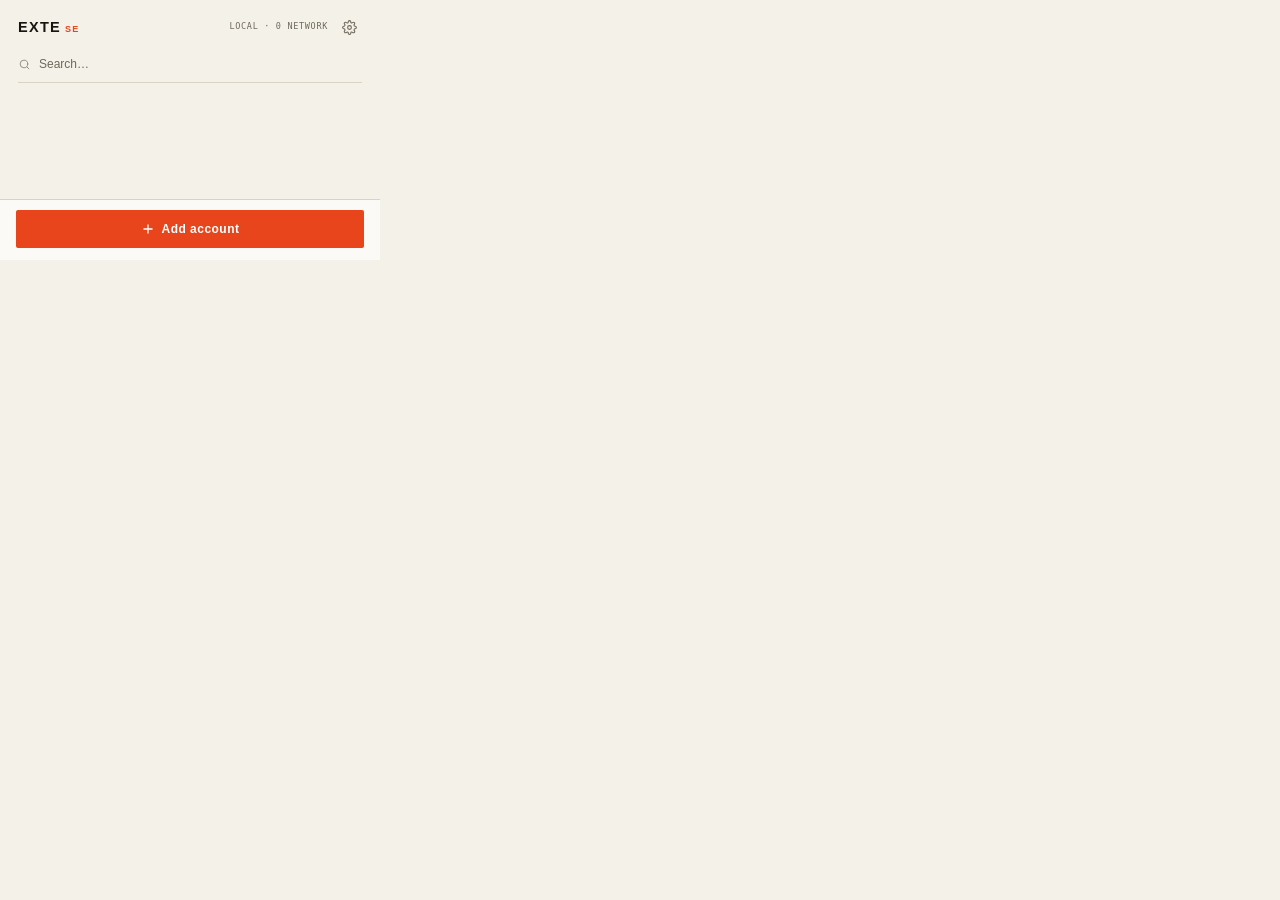
<file: extensions/popup.html>
<!doctype html>
<html lang="en">
<head>
  <meta charset="utf-8">
  <title data-i18n-baslik="uzantiAdi">EXTE SE — Authenticator</title>
  <link rel="stylesheet" href="app.css">
</head>
<body class="popup">

<header class="ust">
  <div class="ust-mark">
    <span class="marka-yazi" aria-hidden="true">EXTE<small>SE</small></span>
  </div>
  <span class="ust-guven" aria-hidden="true">LOCAL · 0 NETWORK</span>
  <div class="ust-sag">
    <button type="button" id="ayarlarAc" class="duz dar" data-i18n-aria="ayarlarAc" data-i18n-title="ayarlarAc"
            aria-label="Settings and backup" title="Settings and backup">
      <svg class="ikon" viewBox="0 0 24 24"><circle cx="12" cy="12" r="3"/><path d="M19.4 15a1.65 1.65 0 0 0 .33 1.82l.06.06a2 2 0 1 1-2.83 2.83l-.06-.06a1.65 1.65 0 0 0-1.82-.33 1.65 1.65 0 0 0-1 1.51V21a2 2 0 0 1-4 0v-.09A1.65 1.65 0 0 0 9 19.4a1.65 1.65 0 0 0-1.82.33l-.06.06a2 2 0 1 1-2.83-2.83l.06-.06a1.65 1.65 0 0 0 .33-1.82 1.65 1.65 0 0 0-1.51-1H3a2 2 0 0 1 0-4h.09A1.65 1.65 0 0 0 4.6 9a1.65 1.65 0 0 0-.33-1.82l-.06-.06a2 2 0 1 1 2.83-2.83l.06.06a1.65 1.65 0 0 0 1.82.33H9a1.65 1.65 0 0 0 1-1.51V3a2 2 0 0 1 4 0v.09a1.65 1.65 0 0 0 1 1.51 1.65 1.65 0 0 0 1.82-.33l.06-.06a2 2 0 1 1 2.83 2.83l-.06.06a1.65 1.65 0 0 0-.33 1.82V9a1.65 1.65 0 0 0 1.51 1H21a2 2 0 0 1 0 4h-.09a1.65 1.65 0 0 0-1.51 1z"/></svg>
    </button>
  </div>
</header>

<div class="ust-ara">
  <svg class="ikon" viewBox="0 0 24 24"><circle cx="11" cy="11" r="7"/><path d="m20 20-3.5-3.5"/></svg>
  <input type="search" id="ara" placeholder="Search…" data-i18n-ph="ara" data-i18n-aria="araAria"
         aria-label="Search accounts" autocomplete="off">
</div>

<main class="govde">

  <!-- kilit ekranı -->
  <section id="gorunumKilit" hidden aria-labelledby="kilitBaslik">
    <h1 id="kilitBaslik" data-i18n="kilitli">Locked</h1>
    <p class="ipucu" data-i18n="kilitIpucu">Enter your password to see your accounts.</p>
    <form id="kilitForm">
      <div class="alan">
        <label for="kilitParola" data-i18n="parola">Password</label>
        <input type="password" id="kilitParola" autocomplete="current-password" required>
      </div>
      <button type="submit" class="birincil" data-i18n="kilidiAc">Unlock</button>
      <p id="kilitHata" class="ipucu hata-metin" role="alert"></p>
    </form>
  </section>

  <!-- hesap listesi -->
  <section id="gorunumListe" aria-labelledby="listeBaslik">
    <h1 id="listeBaslik" class="atla" data-i18n="hesaplar">Accounts</h1>
    <div id="liste"></div>
    <p id="bos" class="bos" hidden>
      <span data-i18n="hesapYokMesaj">No accounts yet.</span><br><br>
      <button type="button" id="bosEkle" class="birincil" data-i18n="ilkHesabiEkle">Add your first account</button>
    </p>
  </section>

  <!-- hesap ekleme -->
  <section id="gorunumEkle" hidden aria-labelledby="ekleBaslik">
    <div class="ekle-bas">
      <button type="button" id="ekleKapat" class="geri" data-i18n-aria="listeyeDon" data-i18n-title="listeyeDon"
              aria-label="Back to list" title="Back to list">
        <svg class="ikon" viewBox="0 0 24 24"><path d="M15 18l-6-6 6-6"/></svg>
      </button>
      <h1 id="ekleBaslik" data-i18n="hesapEkle">Add account</h1>
      <span class="aes-rozet" aria-hidden="true">AES-256</span>
    </div>

    <div class="sekmeler" role="tablist" data-i18n-aria="eklemeYontemi" aria-label="Add method">
      <button type="button" class="sekme" role="tab" id="sekQr"  aria-selected="true"  aria-controls="panelQr"  data-i18n="sekmeQr">QR</button>
      <button type="button" class="sekme" role="tab" id="sekUri" aria-selected="false" aria-controls="panelUri" data-i18n="sekmeBaglanti">Link</button>
      <button type="button" class="sekme" role="tab" id="sekEl"  aria-selected="false" aria-controls="panelEl"  data-i18n="sekmeElle">Manual</button>
    </div>

    <div id="panelQr" role="tabpanel" aria-labelledby="sekQr">
      <p class="ipucu" data-i18n="qrIpucu">Scan the QR code while it is visible on screen, or read it from an image file.</p>
      <div class="aacts">
        <button type="button" id="qrEkran" class="birincil" data-i18n="qrEkrandanTara">Scan from screen</button>
        <button type="button" id="qrDosyaAc" data-i18n="qrResimdenOku">Read from image</button>
      </div>
      <input type="file" id="qrDosya" accept="image/*" hidden>
      <p class="ipucu" data-i18n="qrPanoIpucu">You can also paste a QR image into this window with Ctrl+V.</p>
      <p id="qrDurum" class="ipucu" role="status"></p>
    </div>

    <div id="panelUri" role="tabpanel" aria-labelledby="sekUri" hidden>
      <form id="uriForm">
        <div class="alan">
          <label for="uriMetin" data-i18n="baglantiEtiket">otpauth:// link</label>
          <input type="text" id="uriMetin" placeholder="otpauth://totp/…" required>
        </div>
        <button type="submit" class="birincil" data-i18n="ekle">Add</button>
      </form>
    </div>

    <div id="panelEl" role="tabpanel" aria-labelledby="sekEl" hidden>
      <form id="elForm">
        <div class="alan">
          <label for="elAd" data-i18n="hesapAdi">Account name</label>
          <input type="text" id="elAd" required placeholder="you@example.com">
        </div>
        <div class="alan">
          <label for="elIssuer" data-i18n="servis">Service (optional)</label>
          <input type="text" id="elIssuer" placeholder="GitHub">
        </div>
        <div class="alan">
          <label for="elGizli" data-i18n="gizliAnahtar">Secret key (Base32)</label>
          <input type="text" id="elGizli" required autocomplete="off" spellcheck="false" placeholder="JBSWY3DPEHPK3PXP">
        </div>
        <div class="satir alan">
          <span><label for="elTip" data-i18n="tur">Type</label>
            <select id="elTip">
              <option value="totp" data-i18n="totpSecenek">TOTP (time-based)</option>
              <option value="hotp" data-i18n="hotpSecenek">HOTP (counter-based)</option>
            </select>
          </span>
          <span><label for="elAlgo" data-i18n="algoritma">Algorithm</label>
            <select id="elAlgo"><option>SHA1</option><option>SHA256</option><option>SHA512</option></select>
          </span>
        </div>
        <div class="satir alan">
          <span><label for="elHane" data-i18n="hane">Digits</label>
            <select id="elHane"><option>6</option><option>8</option></select>
          </span>
          <span><label for="elPeriyot" data-i18n="periyot">Period (s)</label>
            <input type="number" id="elPeriyot" value="30" min="1" max="300">
          </span>
        </div>
        <button type="submit" class="birincil" data-i18n="ekle">Add</button>
      </form>
    </div>

    <p id="ekleHata" class="ipucu hata-metin" role="alert"></p>
  </section>

</main>

<footer class="alt">
  <button type="button" id="ekleAc" class="ekle-btn" data-i18n-aria="hesapEkle" data-i18n-title="hesapEkle"
          aria-label="Add account" title="Add account">
    <svg class="ikon" viewBox="0 0 24 24"><path d="M12 5v14M5 12h14"/></svg>
    <span data-i18n="hesapEkle">Add account</span>
  </button>
</footer>

<p id="canliDurum" class="atla" role="status" aria-live="polite"></p>

<script src="vendor/jsQR.js"></script>
<script type="module" src="popup.js"></script>
</body>
</html>
</file>
<file: extensions/app.css>
/* exte — tek stylesheet. DIRECTION A "Swiss Utility":
   kağıt zemin, 1px çizgiler, mono okuma, sinyal turuncusu, köşeler kare. */

:root {
  --bg: #f4f1e9;            /* kağıt */
  --yuzey: #fbfaf6;         /* yüzey */
  --kenar: #d8d3c6;         /* 1px kural çizgisi */
  --kenar-koyu: #b9b2a2;    /* koyu çizgi */
  --metin: #17150f;         /* mürekkep */
  --mute: #6f685b;
  --kod: #11100c;           /* okuma rakamları */
  --marka: #e8451c;         /* sinyal turuncusu */
  --marka-hover: #cf3a10;
  --marka-metin: #ffffff;
  --marka-ink: #b8330d;     /* turuncu mürekkep (numaralar) */
  --marka-soft: rgba(232, 69, 28, .07);
  --ok: #1f6b49;
  --hata: #c93a12;
  --uyari: #8a5a00;
  --r: 2px;
  --sans: "Archivo", "Helvetica Neue", Arial, "PingFang SC", "Microsoft YaHei", "Noto Sans SC", sans-serif;
  --mono: "IBM Plex Mono", "JetBrains Mono", ui-monospace, "SF Mono", Menlo, Consolas, monospace;
}
@media (prefers-color-scheme: dark) {
  :root:not([data-theme="light"]) {
    --bg: #101010; --yuzey: #1a1916; --kenar: #2c2b27; --kenar-koyu: #3c3a34;
    --metin: #f1efe7; --mute: #9d998b; --kod: #f5f3eb;
    --marka: #ff6a3d; --marka-hover: #ff7a4a; --marka-metin: #0d0c0a;
    --marka-ink: #ff8a5c;
    --marka-soft: rgba(255, 106, 61, .12);
    --ok: #7fe0b0; --hata: #ff8a5c; --uyari: #e3b341;
  }
}
:root[data-theme="dark"] {
  --bg: #101010; --yuzey: #1a1916; --kenar: #2c2b27; --kenar-koyu: #3c3a34;
  --metin: #f1efe7; --mute: #9d998b; --kod: #f5f3eb;
  --marka: #ff6a3d; --marka-hover: #ff7a4a; --marka-metin: #0d0c0a;
  --marka-ink: #ff8a5c;
  --marka-soft: rgba(255, 106, 61, .12);
  --ok: #7fe0b0; --hata: #ff8a5c; --uyari: #e3b341;
}

* { box-sizing: border-box; }
[hidden] { display: none !important; }

body {
  margin: 0; background: var(--bg); color: var(--metin); line-height: 1.55;
  font-family: var(--sans); font-size: 14px;
  -webkit-font-smoothing: antialiased; -moz-osx-font-smoothing: grayscale;
}
h1, h2, h3 { margin: 0 0 .5rem; line-height: 1.3; }
h1 { font-size: 1.2rem; font-weight: 800; letter-spacing: -.01em; }
h2 { font-size: 1rem; font-weight: 700; }
h3 { font-size: .95rem; font-weight: 700; }
a { color: inherit; text-decoration: none; }
:focus-visible { outline: 2px solid var(--marka); outline-offset: 1px; border-radius: 1px; }

/* ---------- düğmeler / alanlar ---------- */
button, .dugme {
  font: inherit; cursor: pointer; border: 1px solid var(--kenar); border-radius: var(--r);
  background: var(--yuzey); color: var(--metin); padding: .5rem .85rem;
  display: inline-flex; align-items: center; gap: .4rem;
  transition: border-color .15s ease, background-color .15s ease, color .15s ease;
}
button:hover { border-color: var(--kenar-koyu); }
button:active { transform: translateY(1px); }
button:disabled { opacity: .45; cursor: not-allowed; transform: none; }
.birincil {
  background: var(--marka); color: var(--marka-metin); border-color: var(--marka);
  font-weight: 700; letter-spacing: .03em;
}
.birincil:hover { background: var(--marka-hover); border-color: var(--marka-hover); }
.tehlike { color: var(--hata); border-color: color-mix(in srgb, var(--hata) 40%, var(--kenar)); }
.tehlike:hover { border-color: var(--hata); background: color-mix(in srgb, var(--hata) 7%, var(--yuzey)); }
.duz { background: none; border-color: transparent; padding: .35rem .5rem; color: var(--mute); }
.duz:hover { border-color: transparent; color: var(--metin); background: var(--marka-soft); }

input, select {
  font: inherit; width: 100%; padding: .55rem .7rem; border-radius: var(--r);
  border: 1px solid var(--kenar); background: var(--yuzey); color: var(--metin);
  transition: border-color .15s ease;
}
input:focus, select:focus { border-color: var(--marka); outline: none; }
input::placeholder { color: color-mix(in srgb, var(--mute) 75%, transparent); }
label { display: block; font-size: .8rem; color: var(--mute); margin-bottom: .3rem; font-weight: 600; letter-spacing: .02em; }
.alan { margin-bottom: .75rem; }
.satir { display: flex; gap: .5rem; align-items: flex-end; }
.satir > * { flex: 1; }
.satir > .dar { flex: 0 0 auto; }

.ipucu { color: var(--mute); font-size: .8rem; margin: .3rem 0 0; line-height: 1.55; }
.uyari-kutu {
  border-left: 2px solid var(--marka); background: var(--marka-soft);
  padding: .6rem .8rem; font-size: .82rem; line-height: 1.55;
  color: color-mix(in srgb, var(--uyari) 55%, var(--metin));
  margin: .7rem 0 0;
}
.hata-metin { color: var(--hata); }
.ok-metin { color: var(--ok); }

/* ---------- ikon sistemi ---------- */
.ikon {
  display: inline-block; width: 16px; height: 16px; flex-shrink: 0;
  vertical-align: middle; fill: none; stroke: currentColor; stroke-width: 1.75;
  stroke-linecap: round; stroke-linejoin: round; pointer-events: none;
}
.ikon-lg { width: 20px; height: 20px; }
.ikon-xl { width: 22px; height: 22px; }

/* ---------- popup ---------- */
body.popup { width: 380px; min-height: 260px; max-height: 560px; display: flex; flex-direction: column; }

/* marka başlığı */
.ust { display: flex; align-items: center; gap: 8px; padding: 14px 18px 9px; }
.ust-mark { display: flex; align-items: baseline; gap: 6px; min-width: 0; }
.marka-yazi { font-size: 14.5px; font-weight: 800; letter-spacing: .09em; text-transform: uppercase; white-space: nowrap; }
.marka-yazi small { font-size: 9px; font-weight: 700; letter-spacing: .14em; color: var(--marka); margin-left: 4px; }
.ust-guven {
  margin-left: auto; font-family: var(--mono); font-size: 8.5px;
  letter-spacing: .08em; color: var(--mute); white-space: nowrap;
}
.ust-sag { display: flex; align-items: center; gap: 2px; }
.ust-sag .duz { width: 26px; height: 26px; padding: 0; justify-content: center; border-radius: var(--r); }
.ust-sag .duz .ikon { width: 15px; height: 15px; }

/* arama — yalnız alt çizgi */
.ust-ara {
  display: flex; align-items: center; gap: 8px; margin: 0 18px;
  padding: 6px 0 8px; border-bottom: 1px solid var(--kenar);
  transition: border-color .15s ease;
}
.ust-ara:focus-within { border-bottom-color: var(--marka); }
.ust-ara .ikon { width: 13px; height: 13px; color: var(--mute); opacity: .75; }
.ust-ara input[type="search"] {
  flex: 1; border: none; outline: none; padding: 0; background: transparent;
  font-size: 12px; color: var(--metin); border-radius: 0; height: auto;
}
.ust-ara input::placeholder { color: var(--mute); }
.ust-ara input:disabled { opacity: .45; }

.govde { flex: 1; min-height: 0; overflow-y: auto; scrollbar-width: thin; scrollbar-color: var(--kenar-koyu) transparent; }
.govde::-webkit-scrollbar { width: 8px; }
.govde::-webkit-scrollbar-thumb { background: var(--kenar); border: 2px solid var(--bg); }
.govde::-webkit-scrollbar-track { background: transparent; }

/* hesap satırı — defter sayfası */
.hesap {
  position: relative; cursor: pointer;
  display: grid; grid-template-columns: minmax(0, 1fr) auto;
  grid-template-areas: "who acts" "code acts";
  gap: 2px 10px; padding: 11px 18px 14px;
  border-bottom: 1px solid var(--kenar);
  transition: background-color .15s ease;
}
.hesap:hover { background: var(--yuzey); }
.hesap .baslik {
  grid-area: who; align-self: center;
  font-size: 9.5px; font-weight: 600; letter-spacing: .11em; text-transform: uppercase;
  color: var(--mute); overflow: hidden; text-overflow: ellipsis; white-space: nowrap;
}
.hesap .kod {
  grid-area: code; font-family: var(--mono); font-size: 30px; font-weight: 600;
  letter-spacing: .05em; line-height: 1.08; color: var(--kod);
  background: none; border: none; padding: 0; text-align: left; cursor: pointer;
  display: flex; align-items: baseline; border-radius: 0;
  transition: color .15s ease;
}
.hesap .kod:hover { color: var(--metin); }
.hesap .araclar {
  grid-area: acts; align-self: center; display: flex; gap: 1px;
  opacity: .3; transition: opacity .15s ease;
}
.hesap:hover .araclar, .hesap .araclar:focus-within { opacity: 1; }
.hesap .araclar button {
  width: 23px; height: 23px; padding: 0; justify-content: center;
  border: none; background: none; border-radius: var(--r); color: var(--mute);
}
.hesap .araclar button:hover { color: var(--metin); background: var(--bg); }
.hesap .araclar button.tehlike:hover { color: var(--hata); background: none; }
.hesap .araclar .ikon { width: 13px; height: 13px; }
.hesap .cubuk {
  position: absolute; left: 18px; right: 18px; bottom: 5px;
  height: 2px; border-radius: 0; margin: 0; overflow: hidden;
  background: var(--kenar);
}
.hesap .cubuk > i { display: block; height: 100%; background: var(--ok); transition: width 1s linear; }
.hesap.bitiyor .cubuk > i { background: var(--hata); }
.hesap.bitiyor .kod { color: var(--hata); }

.bos { text-align: center; color: var(--mute); padding: 56px 18px 48px; font-size: 12.5px; }
.bos .birincil { margin-top: 12px; }

/* kilit ekranı */
#gorunumKilit { padding: 42px 20px 20px; }
#gorunumKilit h1 { margin: 0 0 6px; font-size: 20px; font-weight: 800; letter-spacing: -.01em; }
#gorunumKilit .ipucu { margin-bottom: 18px; }

/* hesap ekleme */
#gorunumEkle { padding: 0 18px 16px; }
.ekle-bas { display: flex; align-items: center; gap: 10px; padding: 13px 0 11px; border-bottom: 1px solid var(--kenar); }
.ekle-bas h1 { margin: 0; font-size: 13.5px; font-weight: 700; letter-spacing: .02em; flex: 1; min-width: 0; }
.aes-rozet {
  font-family: var(--mono); font-size: 8.5px; letter-spacing: .08em;
  color: var(--mute); border: 1px solid var(--kenar); padding: 2px 5px; flex: none;
}
.geri { width: 26px; height: 26px; padding: 0; justify-content: center; border: none; background: none; color: var(--mute); }
.geri:hover { color: var(--metin); background: var(--marka-soft); }

.sekmeler {
  display: flex; gap: 20px; margin: 0; padding: 12px 0 0;
  background: none; border: none; border-bottom: 1px solid var(--kenar); border-radius: 0;
}
.sekme {
  flex: none; background: none; border: none; border-radius: 0;
  color: var(--mute); padding: 0 0 7px; font-size: 11px; font-weight: 500;
  border-bottom: 2px solid transparent; margin-bottom: -1px;
}
.sekme:hover { color: var(--metin); }
.sekme[aria-selected="true"] {
  color: var(--metin); background: none; box-shadow: none;
  border-bottom-color: var(--marka); font-weight: 700;
}
#panelQr, #panelUri, #panelEl { padding-top: 13px; }
.aacts { display: flex; gap: 8px; margin-top: 4px; }
.aacts > button { flex: 1; justify-content: center; height: 38px; padding: 0 .5rem; }
#qrDurum { min-height: 1em; }
#ekleHata { margin-top: 10px; }
#panelEl .satir select, #panelEl .satir input { height: auto; }

/* alt bar — turuncu ekle düğmesi */
.alt { padding: 10px 16px 12px; border-top: 1px solid var(--kenar); background: var(--yuzey); flex: none; }
.ekle-btn {
  width: 100%; height: 38px; display: flex; align-items: center; justify-content: center; gap: 7px;
  border: none; border-radius: var(--r); background: var(--marka); color: var(--marka-metin);
  font: inherit; font-size: 12px; font-weight: 700; letter-spacing: .04em; cursor: pointer;
}
.ekle-btn:hover { background: var(--marka-hover); }
.ekle-btn .ikon { width: 14px; height: 14px; stroke-width: 2.2; }
/* liste dışındaki görünümlerde alt bar gizlenir */
body:has(#gorunumListe[hidden]) .alt { display: none; }

/* ---------- toast ---------- */
.toast {
  position: fixed; left: 50%; bottom: 14px; transform: translateX(-50%);
  background: var(--metin); color: var(--bg); padding: .55rem 1rem; border-radius: var(--r);
  font-family: var(--mono); font-size: .78rem; letter-spacing: .02em;
  z-index: 10; animation: toast-in .2s cubic-bezier(.2, .9, .3, 1.1);
}
@keyframes toast-in { from { opacity: 0; transform: translate(-50%, 8px); } }
@media (prefers-reduced-motion: reduce) {
  .toast { animation: none; }
  .hesap .cubuk > i { transition: none; }
  * { transition: none !important; }
}

/* =======================================================
   ayarlar sayfası — A1 tasarımına birebir geçiş
   Kaynak: exte-a-series.html  .settings.s1
   Ölçek: 1:1 (panel genişliği ~1080px)
   ======================================================= */

body.sayfa {
  --sbg: #fbf9f2;      /* panel zemini   */
  --ssurf: #f5f2e9;    /* kontrol zemini */
  --sline: #d6d0bf;    /* ince ayraç     */
  --sline2: #bfb8a7;   /* bölüm kuralı   */
  background: var(--sbg); min-height: 100vh; font-size: 14px; line-height: 1.6;
}
:root[data-theme="dark"] body.sayfa {
  --sbg: #101010; --ssurf: #1a1916; --sline: #2c2b27; --sline2: #3c3a34;
}
body.sayfa [id] { scroll-margin-top: 84px; }

/* ---------- top header — 2px mürekkep kuralı ---------- */
.page-top {
  position: sticky; top: 0; z-index: 10;
  background: color-mix(in srgb, var(--sbg) 92%, transparent);
  backdrop-filter: saturate(1.1) blur(8px);
  -webkit-backdrop-filter: saturate(1.1) blur(8px);
  border-bottom: 2px solid var(--metin);
}
.page-top__inner {
  max-width: 1080px; margin: 0 auto; padding: 0 26px;
  display: flex; align-items: center; justify-content: space-between; gap: 1rem;
  height: 64px;
}
.brand { display: flex; align-items: center; gap: 13px; min-width: 0; }
.brand__mark {
  width: 30px; height: 30px; border-radius: 1px; flex-shrink: 0;
  background: var(--marka); color: #fff;
  display: grid; place-items: center;
}
.brand__mark svg { width: 17px; height: 17px; }
.brand__text { min-width: 0; }
.brand__text h1 {
  margin: 0; font-size: 16px; font-weight: 800; letter-spacing: .01em;
  color: var(--metin); white-space: nowrap; overflow: hidden; text-overflow: ellipsis;
}
.brand__ver {
  display: block; font-family: var(--mono); font-size: 8px; letter-spacing: .11em;
  color: var(--mute); margin-top: 3px; text-transform: uppercase;
}
.status-chip {
  margin-left: auto; display: flex; align-items: center; gap: 6px;
  font-family: var(--mono); font-size: 8.5px; letter-spacing: .08em;
  color: var(--mute); white-space: nowrap; flex-shrink: 0; text-transform: uppercase;
}
.status-chip::before { content: ""; width: 5px; height: 5px; background: var(--ok); flex: none; }

/* ---------- lock screen ---------- */
.lock-screen { max-width: 1080px; margin: 0 auto; padding: 90px 24px 40px; display: flex; justify-content: center; }
.lock-card { width: 100%; max-width: 360px; }
.lock-card__icon {
  width: 34px; height: 34px; margin: 0 0 14px; border-radius: 1px;
  background: var(--marka); color: #fff;
  display: grid; place-items: center;
}
.lock-card h1 { margin: 0 0 8px; font-size: 19px; font-weight: 800; letter-spacing: -.01em; }
.lock-card__hint { color: var(--mute); font-size: 11.5px; margin: 0 0 20px; line-height: 1.6; }
.lock-card__form { text-align: left; }
.lock-card__btn { width: 100%; margin-top: 6px; justify-content: center; }

/* ---------- two-column layout ---------- */
.app-layout {
  max-width: 1080px; margin: 0 auto;
  display: grid; grid-template-columns: 210px minmax(0, 1fr);
}

/* ---------- sidebar nav — numaralı indeks ---------- */
.sidenav { position: sticky; top: 64px; align-self: start; height: calc(100vh - 64px); padding: 13px 0 24px; display: flex; flex-direction: column; }
.sidenav__nav { display: flex; flex-direction: column; flex: 1; }
.sidenav__item {
  display: grid; grid-template-columns: 22px minmax(0, 1fr); gap: 10px; align-items: center;
  padding: 10px 18px; margin: 0; border: none; border-left: 2px solid transparent;
  text-align: left; font-size: 12px; font-weight: 400; color: var(--mute);
  background: transparent; cursor: pointer; text-decoration: none;
  transition: color .12s ease, border-color .12s ease, background-color .12s ease;
}
.sidenav__item:hover { color: var(--metin); }
.sidenav__icon {
  width: 16px; height: 16px; flex: 0 0 auto;
  color: var(--mute); transition: color .12s ease;
}
.sidenav__item:hover .sidenav__icon { color: var(--metin); }
.sidenav__item.active { color: var(--metin); background: var(--ssurf); border-left-color: var(--marka); font-weight: 600; }
.sidenav__item.active .sidenav__icon { color: var(--marka); }
.sidenav__foot {
  font-family: var(--mono); font-size: 8.5px; line-height: 1.85; letter-spacing: .04em;
  color: var(--mute); opacity: .8;
  padding: 0 18px; margin-top: auto;
  display: flex; flex-direction: column; gap: 2px;
}
.sidenav__attribution { line-height: 1.8; }

/* ---------- content area ---------- */
.content { padding: 22px 28px 26px; display: flex; flex-direction: column; gap: 22px; min-width: 0; }
.content > .group { scroll-margin-top: 84px; }

/* ---------- section ---------- */
.group { border-top: 1px solid var(--sline2); }
.group__head {
  display: grid; grid-template-columns: 34px minmax(0, 1fr) auto; gap: 11px; align-items: start;
  padding: 14px 0 12px;
}
.group__icon {
  width: 14px; height: 14px; margin-top: 3px;
  color: var(--marka-ink);
}
.group__title { min-width: 0; }
.group__title h2 { margin: 0; font-size: 15px; font-weight: 700; letter-spacing: -.005em; overflow-wrap: anywhere; }
.group__desc { margin: 4px 0 0; font-size: 11.5px; color: var(--mute); line-height: 1.6; }
.group__badge {
  font-family: var(--mono); font-size: 8.5px; letter-spacing: .09em; text-transform: uppercase;
  border: 1px solid var(--sline); padding: 3px 7px; color: var(--mute); white-space: nowrap;
}
.group__body { padding: 0; }

/* 配置链接手动导入 */
.ice-link {
  margin-bottom: 18px; padding-bottom: 16px; border-bottom: 1px solid var(--sline);
}
.ice-link .alan { margin-bottom: 10px; }
.ice-link__ipucu { margin: -6px 0 10px; font-size: 11px; color: var(--mute); line-height: 1.5; }
.ice-veya {
  margin: 0 0 14px; font-family: var(--mono); font-size: 9px; letter-spacing: .06em;
  text-transform: uppercase; color: var(--mute);
}

/* ---------- form fields ---------- */
.alan { margin-bottom: 16px; }
.alan:last-child { margin-bottom: 0; }
body.sayfa label {
  display: block; font-family: var(--mono); font-size: 9px; font-weight: 400;
  letter-spacing: .09em; text-transform: uppercase; color: var(--mute); margin-bottom: 6px;
}

body.sayfa input[type="text"],
body.sayfa input[type="password"],
body.sayfa input[type="number"],
body.sayfa input:not([type]),
body.sayfa select {
  font-family: var(--mono); font-size: 11.5px; letter-spacing: .04em;
  width: 100%; padding: 0 11px; border-radius: 1px;
  border: 1px solid var(--sline); background: var(--ssurf); color: var(--metin); height: 34px;
  transition: border-color .15s ease;
}
body.sayfa input:focus, body.sayfa select:focus { border-color: var(--marka); outline: none; }

/* ---------- setting rows ---------- */
.field-row {
  display: flex; align-items: center; justify-content: space-between;
  gap: 20px; padding: 10px 0; border-bottom: 1px solid var(--sline); font-size: 12px;
}
.field-row:last-child { border-bottom: none; padding-bottom: 0; }
body.sayfa .field-row > label {
  margin: 0; flex: 1 1 auto; min-width: 0;
  font-family: var(--sans); font-size: 12px; font-weight: 400;
  letter-spacing: 0; text-transform: none; color: var(--metin);
}
.field-row .val { font-family: var(--mono); font-size: 9.5px; letter-spacing: .07em; color: var(--mute); white-space: nowrap; }
body.sayfa .field-row select { width: auto; min-width: 120px; max-width: 60%; flex: 0 0 auto; height: 30px; }

/* ---------- toggle switch — 32×16, #e8451c ---------- */
body.sayfa button.anahtar {
  width: 32px; height: 16px; min-height: 0; flex: 0 0 auto;
  padding: 0; border: 1px solid var(--sline2); border-radius: 1px;
  background: var(--ssurf); position: relative;
  display: inline-flex; align-items: stretch;
}
body.sayfa button.anahtar::after {
  content: ""; position: absolute; width: 10px; height: 10px;
  left: 2px; top: 2px; background: var(--sline2); border-radius: 1px;
  transition: left .14s ease, background-color .14s ease;
}
body.sayfa button.anahtar[aria-checked="true"] {
  background: #e8451c; border-color: #e8451c;
}
body.sayfa button.anahtar[aria-checked="true"]::after {
  left: 18px; background: #fff;
}
body.sayfa button.anahtar:hover { border-color: var(--sline2); }
body.sayfa button.anahtar[aria-checked="true"]:hover { border-color: #e8451c; }
body.sayfa button.anahtar:focus-visible { outline: 2px solid var(--marka); outline-offset: 2px; }
:root[data-theme="dark"] body.sayfa button.anahtar[aria-checked="true"] {
  background: var(--marka); border-color: var(--marka);
}

/* ---------- dialog — mevcut kağıt/mono dili ---------- */
body.sayfa .diyalog {
  width: min(440px, calc(100vw - 32px)); max-width: none;
  max-height: calc(100vh - 32px); overflow: auto;
  margin: auto; padding: 0;
  border: 1px solid var(--sline2); border-radius: 1px;
  background: var(--sbg); color: var(--metin);
  box-shadow: 0 20px 60px rgba(0, 0, 0, .22);
}
body.sayfa .diyalog::backdrop { background: rgba(23, 21, 15, .42); }
:root[data-theme="dark"] body.sayfa .diyalog::backdrop { background: rgba(0, 0, 0, .64); }

.diyalog__head { position: relative; padding: 18px 20px 15px; border-bottom: 1px solid var(--sline); }
.diyalog__badge {
  position: absolute; top: 18px; right: 20px;
  font-family: var(--mono); font-size: 8.5px; letter-spacing: .09em; text-transform: uppercase;
  border: 1px solid var(--sline); padding: 3px 7px; color: var(--mute);
}
.diyalog__head h2 { margin: 0; padding-right: 76px; font-size: 15px; font-weight: 700; letter-spacing: -.005em; }
.diyalog__desc { margin: 5px 0 0; padding-right: 76px; font-size: 11.5px; line-height: 1.6; color: var(--mute); }
.diyalog__body { padding: 16px 20px 0; }
.diyalog__body .alan { margin-bottom: 14px; }
.diyalog__body .uyari-kutu { margin: 0 0 14px; }
.diyalog__durum {
  min-height: 1.25rem; margin: 0 0 5px;
  font-family: var(--mono); font-size: 11px; letter-spacing: .04em; color: var(--hata);
}
.diyalog__bekle {
  margin: 0 0 7px;
  font-family: var(--mono); font-size: 10.5px; letter-spacing: .05em; color: var(--marka-ink);
}
.diyalog__foot {
  display: flex; justify-content: flex-end; gap: 9px;
  padding: 14px 20px 18px; border-top: 1px solid var(--sline);
}

/* ---------- config link import dialog ---------- */
body.sayfa .diyalog--ice { width: min(540px, calc(100vw - 32px)); }
.ice-meta {
  display: grid; grid-template-columns: minmax(0, 1fr) auto; gap: 8px 16px;
  margin-bottom: 14px; padding-bottom: 12px; border-bottom: 1px solid var(--sline);
}
.ice-meta > div { display: flex; flex-direction: column; gap: 3px; min-width: 0; }
.ice-meta > div:last-child { text-align: right; }
.ice-meta__etiket {
  font-family: var(--mono); font-size: 9px; letter-spacing: .09em;
  text-transform: uppercase; color: var(--mute);
}
.ice-meta strong {
  font-size: 12px; font-weight: 600;
  overflow: hidden; text-overflow: ellipsis; white-space: nowrap;
}
.ice-liste-baslik {
  display: flex; align-items: baseline; justify-content: space-between; gap: 10px;
  margin-bottom: 8px; font-size: 11.5px; font-weight: 600;
}
.ice-adet {
  font-family: var(--mono); font-size: 9px; letter-spacing: .09em;
  text-transform: uppercase; color: var(--marka-ink);
}
.ice-liste {
  list-style: none; margin: 0 0 16px; padding: 0;
  max-height: 200px; overflow: auto; border: 1px solid var(--sline);
}
.ice-liste li {
  display: flex; gap: 9px; align-items: baseline; padding: 7px 10px;
  font-size: 12px; border-bottom: 1px solid var(--sline);
}
.ice-liste li:last-child { border-bottom: none; }
.ice-liste li > span:last-child {
  min-width: 0; overflow: hidden; text-overflow: ellipsis; white-space: nowrap;
}
.ice-liste__servis {
  flex: 0 0 auto; font-family: var(--mono); font-size: 9px; letter-spacing: .07em;
  text-transform: uppercase; color: var(--mute);
}
.ice-mod__baslik { margin: 0 0 8px; font-size: 11.5px; font-weight: 600; }
.ice-modlar { display: grid; gap: 8px; margin-bottom: 4px; }
.ice-mod {
  display: flex; gap: 10px; align-items: flex-start; margin: 0;
  padding: 10px 12px; border: 1px solid var(--sline); border-radius: 1px;
  background: var(--ssurf); color: var(--metin); cursor: pointer;
  font-size: 11.5px; font-weight: 400; letter-spacing: 0;
  transition: border-color .15s ease, background-color .15s ease;
}
.ice-mod:hover { border-color: var(--kenar-koyu); }
.ice-mod:has(input:checked) { border-color: var(--marka); background: var(--marka-soft); }
.ice-mod input { width: auto; flex: 0 0 auto; margin: 2px 0 0; padding: 0; accent-color: var(--marka); }
.ice-mod__govde { display: flex; flex-direction: column; gap: 3px; line-height: 1.45; }
.ice-mod__govde strong { font-weight: 600; }
.ice-mod__govde small { color: var(--mute); font-size: 10.5px; }
.ice-mod__not { font-family: var(--mono); font-size: 9px; letter-spacing: .04em; color: var(--mute); }
.ice-mod__uyari { color: var(--hata) !important; }

/* ---------- buttons ---------- */
body.sayfa button {
  font: inherit; cursor: pointer; border: 1px solid var(--sline2); border-radius: 1px;
  background: var(--ssurf); color: var(--metin);
  height: 34px; padding: 0 14px; min-height: 34px;
  display: inline-flex; align-items: center; justify-content: center; gap: 6px;
  font-size: 11.5px; font-weight: 600; letter-spacing: .02em; line-height: 1.35;
  max-width: 100%; box-sizing: border-box; white-space: nowrap;
  transition: border-color .15s ease, background-color .15s ease, color .15s ease;
}
body.sayfa button:hover { border-color: var(--mute); }
body.sayfa button:active { background: color-mix(in srgb, var(--metin) 4%, var(--ssurf)); }
body.sayfa button:disabled { opacity: .45; cursor: not-allowed; }
body.sayfa .birincil { background: #c93a10; border-color: #c93a10; color: #fff; }
body.sayfa .birincil:hover { background: #b8330d; border-color: #b8330d; }
:root[data-theme="dark"] body.sayfa .birincil { background: var(--marka); border-color: var(--marka); color: var(--marka-metin); }
:root[data-theme="dark"] body.sayfa .birincil:hover { background: var(--marka-hover); border-color: var(--marka-hover); }
body.sayfa .tehlike { color: var(--hata); border-color: color-mix(in srgb, var(--hata) 40%, var(--sline)); }
body.sayfa .tehlike:hover { border-color: var(--hata); background: color-mix(in srgb, var(--hata) 7%, var(--ssurf)); }
body.sayfa .tehlike-ghost { color: var(--marka-ink); border-color: transparent; background: transparent; padding: 0 4px; }
body.sayfa .tehlike-ghost:hover { border-color: transparent; background: none; color: var(--marka-hover); }
body.sayfa .duz { background: none; border: none; color: var(--mute); padding: 6px 8px; height: auto; min-height: 0; font-size: 11px; }
body.sayfa .duz:hover { color: var(--metin); background: var(--marka-soft); }

.row-form { display: flex; flex-direction: column; }
.row-form__row { margin-bottom: 14px; }
.row-form__actions { display: flex; gap: 8px; flex-wrap: wrap; margin-top: 14px; }

/* ---------- config link ---------- */
.baglanti-blok { margin-top: 18px; padding-top: 14px; border-top: 1px solid var(--sline); }
.baglanti-blok__head { display: flex; align-items: center; gap: 10px; margin-bottom: 4px; }
.baglanti-blok__etiket {
  font-family: var(--mono); font-size: 9px; letter-spacing: .09em;
  text-transform: uppercase; color: var(--mute);
}
.baglanti-cikti { margin-top: 10px; }
.baglanti-cikti input { font-size: 10.5px; color: var(--mute); }

/* ---------- utility ---------- */
.atla { position: absolute; left: -9999px; }
.atla:focus { position: static; display: inline-block; margin: 12px; }

.ipucu { color: var(--mute); font-size: 10px; margin: 6px 0 0; line-height: 1.55; }
body.sayfa .ipucu { font-size: 11.5px; line-height: 1.6; }
.durum { min-height: 1.25rem; font-size: 11.5px; margin-top: 10px; font-family: var(--mono); letter-spacing: .04em; }
.hata-metin { color: var(--hata); }
.ok-metin { color: var(--ok); }
.uyari-metin { color: var(--uyari); }
.uyari-kutu {
  border-left: 2px solid var(--marka);
  background: rgba(232, 69, 28, .055);
  padding: 9px 13px; font-size: 11px; line-height: 1.65; color: var(--mute);
  margin: 10px 0 0;
}
:root[data-theme="dark"] .uyari-kutu { background: rgba(255, 106, 61, .08); }

/* ---------- account table ---------- */
.table-wrap { border: 1px solid var(--sline); overflow: hidden; }
body.sayfa table { width: 100%; border-collapse: collapse; font-size: 12px; table-layout: fixed; }
body.sayfa thead { border-bottom: 1px solid var(--sline); }
body.sayfa th {
  text-align: left; font-family: var(--mono); font-size: 9px; font-weight: 400;
  color: var(--mute); text-transform: uppercase; letter-spacing: .09em;
  padding: 9px 12px; overflow: hidden; text-overflow: ellipsis; white-space: nowrap;
}
body.sayfa th:nth-child(1), body.sayfa td:nth-child(1) { width: 30%; }
body.sayfa th:nth-child(2), body.sayfa td:nth-child(2) { width: auto; }
body.sayfa th:nth-child(3), body.sayfa td:nth-child(3) { width: 90px; }
body.sayfa th:nth-child(4), body.sayfa td:nth-child(4) { width: 64px; white-space: nowrap; }
body.sayfa td {
  padding: 10px 12px; border-top: 1px solid var(--sline);
  word-break: break-word; overflow-wrap: anywhere; font-size: 12px;
}
body.sayfa td:first-child { font-weight: 600; color: var(--metin); }
body.sayfa td:last-child { text-align: right; }
body.sayfa td:nth-child(3) { color: var(--mute); font-family: var(--mono); font-size: 9.5px; letter-spacing: .06em; text-transform: uppercase; }

/* ---------- tooltip / title fallback ---------- */
[title] { cursor: default; }

/* ---------- responsive ---------- */
@media (max-width: 860px) {
  .app-layout { grid-template-columns: 1fr; }
  .sidenav { position: static; height: auto; padding: 8px 16px 0; border-bottom: 1px solid var(--sline2); margin-bottom: 4px; }
  .sidenav__nav { flex-direction: row; flex-wrap: wrap; gap: 2px; }
  .sidenav__item { flex: 0 0 auto; padding: 8px 10px 8px; border-left: none; border-bottom: 2px solid transparent; }
  .sidenav__item.active { border-bottom-color: var(--marka); }
  .sidenav__foot { display: none; }
  .page-top__inner { padding: 0 16px; }
  .content { padding: 18px 16px 32px; gap: 20px; }
  .field-row { flex-wrap: wrap; gap: 6px; }
  body.sayfa .field-row select { width: 100%; max-width: 100%; }
  .group__head { grid-template-columns: 26px minmax(0, 1fr) auto; }
}

/* ---------- 中文排版兼容 ---------- */
html[lang^="zh"] .hesap .baslik { letter-spacing: .06em; }
html[lang^="zh"] .hesap .kod { letter-spacing: .12em; }
html[lang^="zh"] .toast { max-width: 92%; white-space: normal; text-align: center; }
html[lang^="zh"] .group__desc { font-size: 11.5px; }
</file>
